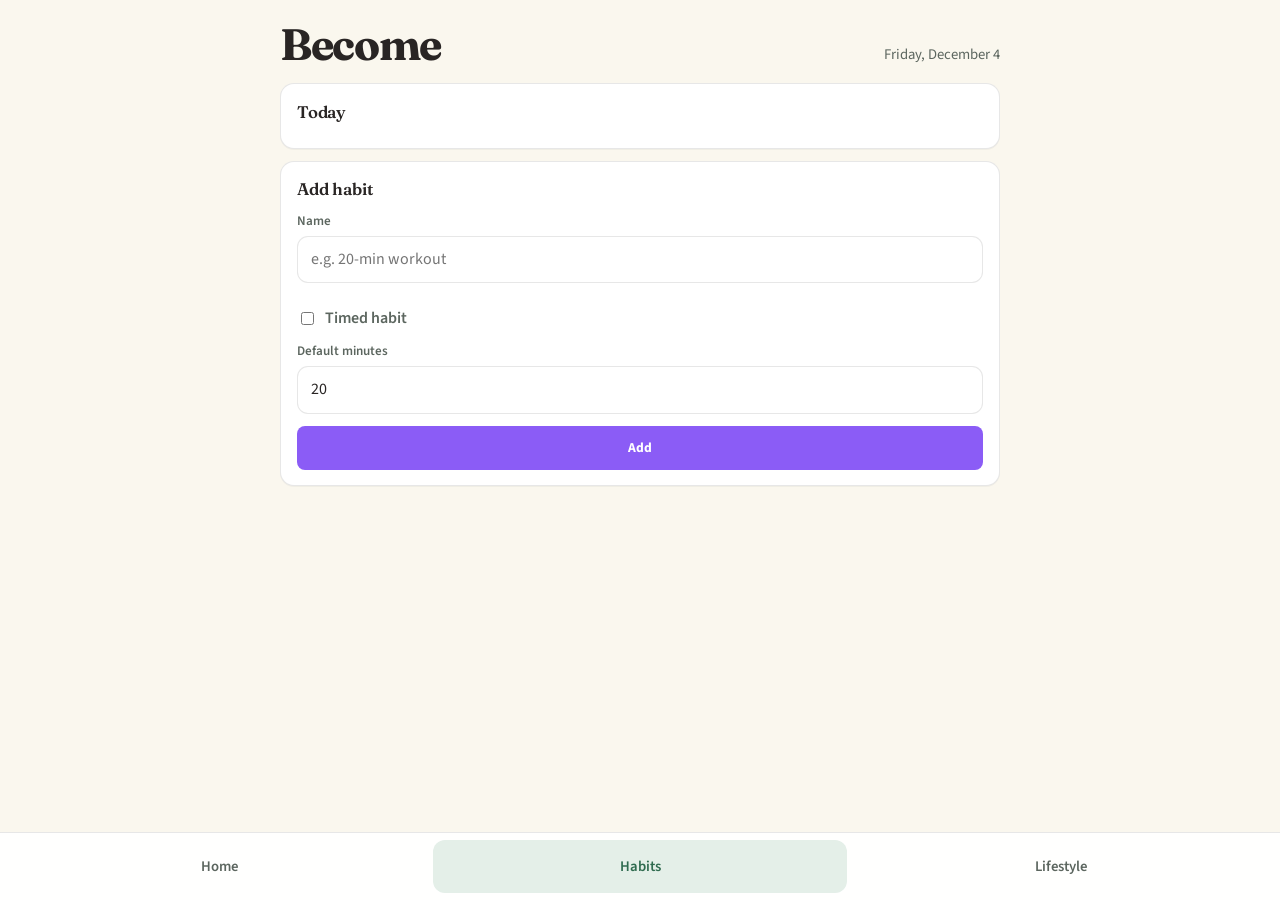
<file: habits.html>
<!DOCTYPE html>
<html lang="en">
<head>
  <meta charset="UTF-8" />
  <meta name="viewport" content="width=device-width, initial-scale=1" />
  <meta name="theme-color" content="#2f6b4f" />
  <title>Become — Habits</title>
  <link rel="manifest" href="manifest.webmanifest" />
  <link rel="preconnect" href="https://fonts.googleapis.com" />
  <link rel="preconnect" href="https://fonts.gstatic.com" crossorigin />
  <link href="https://fonts.googleapis.com/css2?family=Fraunces:opsz,wght@9..144,500;9..144,700&family=Source+Sans+3:wght@400;600&display=swap" rel="stylesheet" />
  <link rel="stylesheet" href="styles.css?v=14" />
</head>
<body>
  <div class="app" id="app"></div>
  <p id="storage-error" class="storage-error" hidden></p>
  <script src="js/dates.js"></script>
  <script src="js/storage.js"></script>
  <script src="js/shell.js"></script>
  <script src="js/habits.js"></script>
  <script src="js/habits-page.js"></script>
  <script>
    if ('serviceWorker' in navigator) {
      navigator.serviceWorker.register('sw.js').catch(function () {});
    }
  </script>
</body>
</html>
</file>
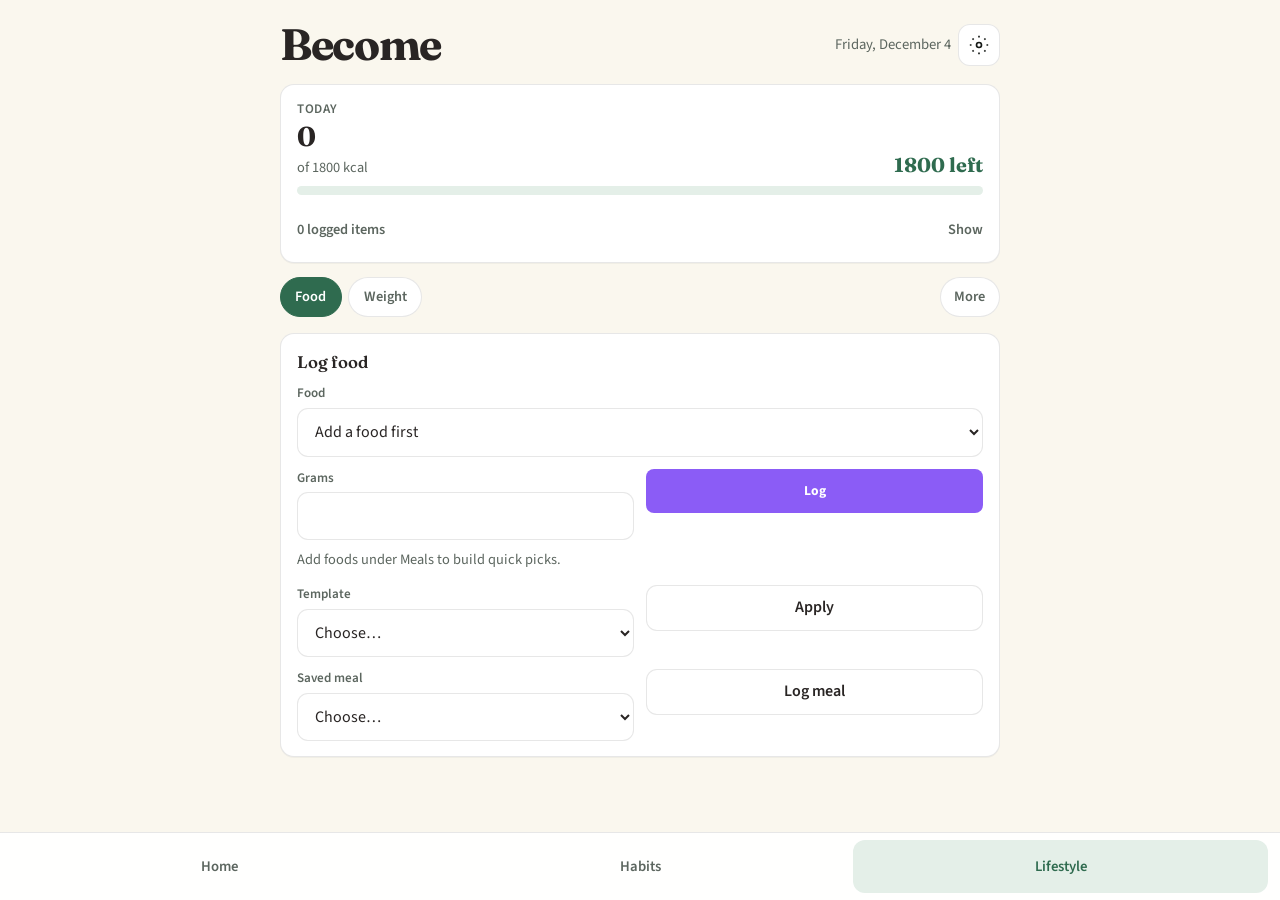
<file: lifestyle.html>
<!DOCTYPE html>
<html lang="en">
<head>
  <meta charset="UTF-8" />
  <meta name="viewport" content="width=device-width, initial-scale=1" />
  <meta name="theme-color" content="#2f6b4f" />
  <title>Become — Lifestyle</title>
  <link rel="manifest" href="manifest.webmanifest" />
  <link rel="preconnect" href="https://fonts.googleapis.com" />
  <link rel="preconnect" href="https://fonts.gstatic.com" crossorigin />
  <link href="https://fonts.googleapis.com/css2?family=Fraunces:opsz,wght@9..144,500;9..144,700&family=Source+Sans+3:wght@400;600&display=swap" rel="stylesheet" />
  <link rel="stylesheet" href="styles.css?v=14" />
</head>
<body>
  <div class="app" id="app"></div>
  <p id="storage-error" class="storage-error" hidden></p>
  <script src="js/dates.js"></script>
  <script src="js/storage.js"></script>
  <script src="js/shell.js"></script>
  <script src="js/milestones.js"></script>
  <script src="js/habits.js"></script>
  <script src="js/weight.js"></script>
  <script src="js/calories.js"></script>
  <script src="js/targets.js"></script>
  <script src="js/fasting.js"></script>
  <script src="js/events.js"></script>
  <script src="js/measurements.js"></script>
  <script src="js/summary.js"></script>
  <script src="js/calendar.js"></script>
  <script src="js/lifestyle-page.js"></script>
  <script>
    if ('serviceWorker' in navigator) {
      navigator.serviceWorker.register('sw.js').catch(function () {});
    }
  </script>
</body>
</html>
</file>
<file: styles.css>
:root {
  --bg: #f4f5f2;
  --surface: #ffffff;
  --ink: #161a17;
  --muted: #5c665f;
  --accent: #2f6b4f;
  --accent-soft: #e4efe8;
  --border: rgba(22, 26, 23, 0.1);
  --danger: #8a3b2c;
  --font-display: "Fraunces", Georgia, serif;
  --font-body: "Source Sans 3", system-ui, sans-serif;
  --radius: 14px;
  --nav-h: 68px;
  --space: 1rem;
  --shadow: 0 1px 0 rgba(22, 26, 23, 0.04);
  --safe-bottom: env(safe-area-inset-bottom, 0px);
}

*,
*::before,
*::after {
  box-sizing: border-box;
}

html {
  -webkit-text-size-adjust: 100%;
}

body {
  margin: 0;
  min-height: 100dvh;
  font-family: var(--font-body);
  color: var(--ink);
  background:
    radial-gradient(900px 420px at 0% -10%, #eef3ee 0%, transparent 55%),
    radial-gradient(700px 360px at 100% 0%, #e8ece6 0%, transparent 50%),
    var(--bg);
  padding-bottom: calc(var(--nav-h) + var(--safe-bottom) + 1.25rem);
  line-height: 1.45;
}

button,
input,
select,
textarea {
  font: inherit;
  color: inherit;
}

button {
  cursor: pointer;
}

ul {
  margin: 0;
  padding: 0;
  list-style: none;
}

p {
  margin: 0.35rem 0 0;
}

.app {
  width: min(720px, calc(100% - 1.25rem));
  margin: 0 auto;
  padding: 1rem 0 0.5rem;
}

.site-header {
  display: grid;
  grid-template-columns: 1fr auto;
  align-items: end;
  gap: 0.5rem 1rem;
  margin-bottom: 1.1rem;
}

.brand {
  margin: 0;
  font-family: var(--font-display);
  font-size: clamp(2.1rem, 9vw, 2.75rem);
  font-weight: 700;
  letter-spacing: -0.03em;
  line-height: 0.95;
}

.page-date {
  margin: 0;
  color: var(--muted);
  font-size: 0.92rem;
  text-align: right;
  align-self: center;
}

.header-actions {
  display: flex;
  align-items: center;
  gap: 0.45rem;
  justify-content: flex-end;
}

.icon-btn {
  display: grid;
  place-items: center;
  width: 42px;
  height: 42px;
  border: 1px solid var(--border);
  border-radius: 12px;
  background: var(--surface);
  color: var(--ink);
  padding: 0;
}

.icon-btn:hover,
.icon-btn:focus-visible {
  background: var(--accent-soft);
  color: var(--accent);
  outline: none;
}

.tagline {
  margin: 0.35rem 0 0;
  color: var(--muted);
  font-size: 0.98rem;
}

.bottom-nav {
  position: fixed;
  left: 0;
  right: 0;
  bottom: 0;
  min-height: calc(var(--nav-h) + var(--safe-bottom));
  display: grid;
  grid-template-columns: repeat(3, 1fr);
  gap: 0.35rem;
  background: rgba(255, 255, 255, 0.94);
  backdrop-filter: blur(10px);
  border-top: 1px solid var(--border);
  padding: 0.45rem 0.75rem calc(0.45rem + var(--safe-bottom));
  z-index: 30;
}

.bottom-nav a {
  text-align: center;
  text-decoration: none;
  color: var(--muted);
  font-weight: 600;
  font-size: 0.92rem;
  padding: 0.75rem 0.35rem;
  border-radius: 12px;
  min-height: 44px;
  display: grid;
  place-items: center;
}

.bottom-nav a.is-active {
  color: var(--accent);
  background: var(--accent-soft);
}

.storage-error {
  color: var(--danger);
  font-size: 0.9rem;
  margin: 0 0 0.75rem;
  padding: 0.65rem 0.85rem;
  background: #f8ebe8;
  border-radius: var(--radius);
}

/* Layout grids */
.dashboard-grid {
  display: grid;
  grid-template-columns: 1fr 1fr;
  gap: 0.75rem;
}

.dashboard-grid > .panel-span {
  grid-column: 1 / -1;
}

.form-grid {
  display: grid;
  grid-template-columns: 1fr 1fr;
  gap: 0.75rem;
}

.form-grid .field-span {
  grid-column: 1 / -1;
}

.stack {
  display: grid;
  gap: 0.75rem;
}

.panel {
  background: var(--surface);
  border: 1px solid var(--border);
  border-radius: var(--radius);
  padding: 0.95rem 1rem;
  box-shadow: var(--shadow);
  min-width: 0;
}

.panel h2 {
  margin: 0 0 0.45rem;
  font-family: var(--font-display);
  font-size: 1.05rem;
  font-weight: 600;
  letter-spacing: -0.01em;
}

.panel .metric {
  font-family: var(--font-display);
  font-size: clamp(1.35rem, 5.5vw, 1.7rem);
  font-weight: 700;
  letter-spacing: -0.02em;
  line-height: 1.15;
  margin: 0.15rem 0 0.35rem;
}

.panel .meta {
  color: var(--muted);
  font-size: 0.9rem;
  margin: 0;
}

.section {
  margin: 0;
}

.section > h2 {
  margin: 0 0 0.55rem;
  font-family: var(--font-display);
  font-size: 1.15rem;
  font-weight: 600;
}

.btn {
  display: inline-flex;
  align-items: center;
  justify-content: center;
  border: 1px solid var(--border);
  background: var(--surface);
  border-radius: 11px;
  padding: 0.65rem 0.95rem;
  font-weight: 600;
  min-height: 44px;
}

.btn-primary {
  background: var(--accent);
  border-color: var(--accent);
  color: #fff;
}

.btn-row {
  display: flex;
  flex-wrap: wrap;
  gap: 0.5rem;
  margin-top: 0.65rem;
}

.field {
  display: flex;
  flex-direction: column;
  gap: 0.3rem;
  margin-bottom: 0;
  min-width: 0;
}

.field label {
  font-size: 0.82rem;
  color: var(--muted);
  font-weight: 600;
}

.field input,
.field select,
.field textarea {
  border: 1px solid var(--border);
  border-radius: 11px;
  padding: 0.7rem 0.8rem;
  background: var(--surface);
  width: 100%;
  min-height: 44px;
}

.field textarea {
  min-height: 6rem;
  resize: vertical;
}

.progress {
  height: 9px;
  background: var(--accent-soft);
  border-radius: 999px;
  overflow: hidden;
  margin-top: 0.45rem;
}

.progress-fill {
  height: 100%;
  background: var(--accent);
  width: 0%;
}

/* Habits */
.habit-list {
  display: grid;
  gap: 0.55rem;
}

.habit-list li {
  display: grid;
  grid-template-columns: 1fr auto;
  gap: 0.45rem 0.55rem;
  align-items: center;
  padding: 0.7rem 0.8rem;
  border: 1px solid var(--border);
  border-radius: 12px;
  background: var(--bg);
}

.habit-list label {
  display: grid;
  grid-template-columns: auto 1fr;
  gap: 0.55rem 0.65rem;
  align-items: start;
  cursor: pointer;
}

.habit-list input[type="checkbox"] {
  width: 1.2rem;
  height: 1.2rem;
  margin-top: 0.15rem;
  accent-color: var(--accent);
}

.habit-list .habit-copy {
  display: grid;
  gap: 0.1rem;
}

.habit-list .habit-actions {
  display: flex;
  flex-wrap: wrap;
  gap: 0.35rem;
  justify-content: flex-end;
}

.habit-list .habit-actions .btn {
  padding: 0.4rem 0.65rem;
  min-height: 36px;
  font-size: 0.85rem;
}

/* Onboarding */
.onboarding-shell {
  display: grid;
  gap: 1rem;
}

.onboarding-shell .brand {
  margin-bottom: 0.15rem;
}

.onboarding .panel {
  padding: 1.1rem;
}

.onboarding .btn-primary {
  width: 100%;
  margin-top: 0.35rem;
}

/* Lifestyle long form */
.lifestyle-grid {
  display: grid;
  gap: 0.85rem;
  grid-template-columns: 1fr;
}

.log-list {
  display: grid;
  gap: 0.4rem;
  margin-top: 0.55rem;
}

.log-list li {
  display: grid;
  grid-template-columns: 1fr auto;
  gap: 0.5rem;
  align-items: center;
  padding: 0.55rem 0.65rem;
  border-radius: 10px;
  background: var(--bg);
  border: 1px solid var(--border);
  font-size: 0.94rem;
}

.calendar-toolbar {
  display: flex;
  align-items: center;
  justify-content: space-between;
  gap: 0.75rem;
  margin-bottom: 0.75rem;
}

.month-nav {
  display: grid;
  grid-template-columns: auto 1fr auto;
  align-items: center;
  gap: 0.5rem;
  width: 100%;
}

.month-label {
  margin: 0;
  font-weight: 600;
  text-align: center;
}

.calendar-weekdays,
.calendar-grid {
  display: grid;
  grid-template-columns: repeat(7, 1fr);
  gap: 0.3rem;
}

.calendar-weekdays span {
  text-align: center;
  font-size: 0.72rem;
  color: var(--muted);
  font-weight: 600;
}

.day-cell {
  aspect-ratio: 1;
  border: 1px solid var(--border);
  border-radius: 10px;
  background: var(--surface);
  display: grid;
  place-items: center;
  font-size: 0.82rem;
  padding: 0.15rem;
  min-height: 0;
}

.day-cell.is-selected {
  outline: 2px solid var(--accent);
  outline-offset: 1px;
}

.day-cell.has-log {
  background: var(--accent-soft);
}

.day-cell.has-weight:not(.has-log) {
  background: #f0f3f0;
}

.day-cell.has-weight.has-log {
  box-shadow: inset 0 0 0 1px rgba(47, 107, 79, 0.25);
}

.day-detail {
  margin-top: 0.85rem;
  padding-top: 0.75rem;
  border-top: 1px solid var(--border);
}

.day-detail-title {
  margin: 0 0 0.65rem;
  font-family: var(--font-display);
  font-size: 1.05rem;
  font-weight: 600;
}

.day-detail-grid {
  display: grid;
  grid-template-columns: 1fr 1fr;
  gap: 0.75rem;
}

.day-detail-grid .metric {
  font-size: 1.45rem;
}

.day-cell.is-fast {
  border-color: var(--accent);
}

.day-cell.is-event {
  box-shadow: inset 0 -3px 0 var(--accent);
}

.day-cell.is-empty {
  visibility: hidden;
}

.food-quick {
  margin-top: 0.9rem;
}

.food-quick-list {
  display: grid;
  grid-template-columns: 1fr 1fr;
  gap: 0.45rem;
  margin-top: 0.4rem;
}

.food-quick-chip {
  display: grid;
  gap: 0.1rem;
  text-align: left;
  border: 1px solid var(--border);
  background: var(--bg);
  border-radius: 12px;
  padding: 0.65rem 0.75rem;
  min-height: 52px;
}

.food-quick-chip:active,
.food-quick-chip:focus-visible {
  border-color: var(--accent);
  background: var(--accent-soft);
  outline: none;
}

.food-quick-name {
  font-weight: 600;
  font-size: 0.92rem;
  line-height: 1.2;
}

.food-quick-meta {
  color: var(--muted);
  font-size: 0.8rem;
}

@media (min-width: 520px) {
  .food-quick-list {
    grid-template-columns: repeat(3, 1fr);
  }
}

.btn-danger {
  background: transparent;
  border-color: var(--danger);
  color: var(--danger);
}

.log-row {
  display: grid;
  grid-template-columns: 1fr auto;
  gap: 0.45rem;
  align-items: center;
  padding: 0;
  border: 1px solid var(--border);
  border-radius: 10px;
  background: var(--bg);
  overflow: hidden;
}

.log-row-main {
  display: grid;
  gap: 0.1rem;
  text-align: left;
  border: 0;
  background: transparent;
  padding: 0.65rem 0.75rem;
  min-height: 48px;
}

.log-row .btn {
  margin-right: 0.45rem;
  min-height: 36px;
  padding: 0.35rem 0.6rem;
  font-size: 0.85rem;
}

.habit-item {
  display: grid;
  gap: 0.55rem;
  padding: 0.7rem 0.8rem;
  border: 1px solid var(--border);
  border-radius: 12px;
  background: var(--bg);
}

.habit-item-top {
  display: grid;
  grid-template-columns: 1fr auto;
  gap: 0.45rem;
  align-items: start;
}

.habit-list > .habit-item {
  padding: 0.7rem 0.8rem;
  border: 1px solid var(--border);
  background: var(--bg);
}

.habit-list > li:not(.habit-item) {
  /* legacy rows */
}

.habit-timer {
  padding-top: 0.15rem;
}

.habit-timer-display {
  margin: 0 0 0.35rem;
  font-family: var(--font-display);
  font-size: 1.75rem;
  font-weight: 700;
  letter-spacing: -0.02em;
  color: var(--accent);
}

.passage {
  font-family: var(--font-display);
  font-size: 1.05rem;
  line-height: 1.4;
  margin: 0.25rem 0 0;
}

/* Lifestyle day dashboard + tools */
.day-dash-top {
  display: grid;
  grid-template-columns: 1.2fr 1fr;
  gap: 0.75rem;
  align-items: end;
}

.day-dash-label {
  margin: 0;
  font-size: 0.82rem;
  font-weight: 600;
  color: var(--muted);
  text-transform: uppercase;
  letter-spacing: 0.04em;
}

.day-dash-side {
  text-align: right;
}

.day-dash-remain {
  margin: 0;
  font-family: var(--font-display);
  font-size: 1.25rem;
  font-weight: 700;
  color: var(--accent);
}

.day-dash-remain.is-over {
  color: var(--danger);
}

.log-toggle {
  width: 100%;
  margin-top: 0.75rem;
  display: flex;
  justify-content: space-between;
  align-items: center;
  border: 0;
  background: transparent;
  color: var(--muted);
  font-weight: 600;
  font-size: 0.9rem;
  padding: 0.45rem 0 0;
  min-height: 40px;
}

.tool-bar {
  grid-column: 1 / -1;
  display: grid;
  grid-template-columns: 1fr auto;
  gap: 0.5rem;
  align-items: start;
}

.tool-chips {
  display: flex;
  flex-wrap: nowrap;
  gap: 0.4rem;
  overflow-x: auto;
  -webkit-overflow-scrolling: touch;
  padding-bottom: 0.15rem;
  scrollbar-width: none;
}

.tool-chips::-webkit-scrollbar {
  display: none;
}

.tool-chip {
  flex: 0 0 auto;
  border: 1px solid var(--border);
  background: var(--surface);
  border-radius: 999px;
  padding: 0.55rem 0.9rem;
  font-weight: 600;
  font-size: 0.9rem;
  min-height: 40px;
  color: var(--muted);
}

.tool-chip.is-active {
  background: var(--accent);
  border-color: var(--accent);
  color: #fff;
}

.tool-more {
  position: relative;
}

.tool-more summary {
  list-style: none;
  border: 1px solid var(--border);
  background: var(--surface);
  border-radius: 999px;
  padding: 0.55rem 0.85rem;
  font-weight: 600;
  font-size: 0.9rem;
  min-height: 40px;
  display: grid;
  place-items: center;
  cursor: pointer;
  color: var(--muted);
}

.tool-more summary::-webkit-details-marker {
  display: none;
}

.tool-more-menu {
  position: absolute;
  right: 0;
  top: calc(100% + 0.35rem);
  z-index: 25;
  display: grid;
  gap: 0.35rem;
  min-width: 9rem;
  padding: 0.5rem;
  background: var(--surface);
  border: 1px solid var(--border);
  border-radius: 12px;
  box-shadow: 0 8px 24px rgba(22, 26, 23, 0.08);
}

.tool-more-menu .tool-chip {
  width: 100%;
  border-radius: 10px;
}

.simple-list {
  display: grid;
  gap: 0.4rem;
  margin-top: 0.65rem;
}

.simple-list li {
  display: flex;
  justify-content: space-between;
  align-items: center;
  gap: 0.5rem;
  padding: 0.55rem 0.65rem;
  border-radius: 10px;
  background: var(--bg);
  border: 1px solid var(--border);
  font-size: 0.92rem;
}

.check-row {
  display: flex;
  align-items: center;
  gap: 0.5rem;
  margin-top: 0.75rem;
  color: var(--muted);
  font-weight: 600;
}

.settings-sheet {
  position: fixed;
  inset: 0;
  z-index: 40;
  background: rgba(22, 26, 23, 0.35);
  display: grid;
  align-items: end;
  padding: 0;
}

.settings-sheet-inner {
  background: var(--bg);
  border-radius: 18px 18px 0 0;
  max-height: min(88dvh, 720px);
  overflow: auto;
  padding: 1rem 1rem calc(1.25rem + var(--safe-bottom));
  display: grid;
  gap: 0.75rem;
}

.settings-sheet-head {
  display: flex;
  justify-content: space-between;
  align-items: center;
}

.settings-sheet-head h2 {
  margin: 0;
  font-family: var(--font-display);
  font-size: 1.35rem;
}

@media (min-width: 640px) {
  .settings-sheet {
    align-items: center;
    justify-items: center;
    padding: 1.5rem;
  }

  .settings-sheet-inner {
    width: min(480px, 100%);
    border-radius: 18px;
    max-height: min(80dvh, 720px);
  }
}

@media (max-width: 420px) {
  .dashboard-grid {
    grid-template-columns: 1fr 1fr;
    gap: 0.65rem;
  }

  .form-grid {
    grid-template-columns: 1fr;
  }

  .habit-list li {
    grid-template-columns: 1fr;
  }

  .habit-list .habit-actions {
    justify-content: flex-start;
  }
}

@media (min-width: 640px) {
  .app {
    padding-top: 1.5rem;
  }

  .dashboard-grid {
    gap: 0.9rem;
  }

  .lifestyle-grid {
    grid-template-columns: 1fr 1fr;
  }

  .lifestyle-grid > .panel-span {
    grid-column: 1 / -1;
  }
}

@media (prefers-reduced-motion: reduce) {
  *,
  *::before,
  *::after {
    animation: none !important;
    transition: none !important;
  }
}


/* ==========================================================================
   RPG GAMIFICATION & "GAMIFY YOUR LIFE" STYLES
   ========================================================================== */

:root {
  --rpg-bg: #FAF7EE;
  --rpg-panel: #FFFFFF;
  --rpg-ink: #292524;
  --rpg-muted: #78716C;
  --rpg-border: #E7E5E4;
  --rpg-gold: #F59E0B;
  --rpg-gold-light: #FEF3C7;
  --rpg-purple: #8B5CF6;
  --rpg-purple-light: #EDE9FE;
  --rpg-green: #10B981;
  --rpg-green-light: #D1FAE5;
  --rpg-blue: #3B82F6;
  --rpg-blue-light: #DBEAFE;
  --rpg-rose: #F43F5E;
  --rpg-rose-light: #FFE4E6;
}

body {
  background: var(--rpg-bg);
  color: var(--rpg-ink);
  font-family: 'Source Sans 3', system-ui, sans-serif;
}

.rpg-header {
  background: #FFFFFF;
  border-bottom: 2px solid var(--rpg-border);
  padding: 1rem 1.25rem 0.85rem;
  box-shadow: 0 2px 8px rgba(0,0,0,0.03);
  position: sticky;
  top: 0;
  z-index: 50;
}

.rpg-brand-row {
  display: flex;
  justify-content: space-between;
  align-items: center;
  margin-bottom: 0.65rem;
}

.brand-left {
  display: flex;
  align-items: center;
  gap: 0.5rem;
}

.pixel-crown {
  font-size: 1.4rem;
}

.rpg-brand-title {
  font-family: 'Fraunces', Georgia, serif;
  font-size: 1.4rem;
  font-weight: 700;
  color: #1E1B4B;
  letter-spacing: -0.02em;
}

.rpg-tagline {
  font-size: 0.8rem;
  color: var(--rpg-muted);
  font-style: italic;
  display: none;
}

@media (min-width: 500px) {
  .rpg-tagline {
    display: inline;
  }
}

.header-level-pill {
  background: var(--rpg-purple);
  color: #FFFFFF;
  font-weight: 700;
  font-size: 0.85rem;
  padding: 0.25rem 0.75rem;
  border-radius: 999px;
  box-shadow: 0 2px 4px rgba(139, 92, 246, 0.3);
  letter-spacing: 0.05em;
}

.xp-bar-container {
  background: #F5F5F4;
  border-radius: 8px;
  padding: 0.4rem 0.6rem;
  border: 1px solid var(--rpg-border);
}

.xp-bar-labels {
  display: flex;
  justify-content: space-between;
  font-size: 0.75rem;
  font-weight: 600;
  margin-bottom: 0.25rem;
  color: var(--rpg-muted);
}

.xp-bar-track {
  background: #E7E5E4;
  height: 10px;
  border-radius: 5px;
  overflow: hidden;
}

.xp-bar-fill {
  background: linear-gradient(90deg, #F59E0B, #10B981);
  height: 100%;
  border-radius: 5px;
  transition: width 0.4s ease;
}

.eating-window-pill {
  margin-top: 0.5rem;
  font-size: 0.78rem;
  color: #065F46;
  background: #D1FAE5;
  padding: 0.25rem 0.5rem;
  border-radius: 6px;
  text-align: center;
  font-weight: 600;
}

/* Bounce Back Banner */
.bounce-back-banner {
  background: #FEF2F2;
  border: 1.5px dashed #F87171;
  border-radius: 12px;
  margin: 1rem 1rem 0.5rem;
  padding: 0.85rem 1rem;
  display: flex;
  justify-content: space-between;
  align-items: center;
  gap: 1rem;
}

.bb-text strong {
  color: #991B1B;
  display: block;
  font-size: 0.95rem;
}

.bb-text p {
  margin: 0.15rem 0 0;
  font-size: 0.82rem;
  color: #B91C1C;
}

.btn-bounce-back {
  background: #EF4444;
  color: #FFFFFF;
  border: none;
  font-weight: 700;
  font-size: 0.85rem;
  padding: 0.6rem 1rem;
  border-radius: 8px;
  white-space: nowrap;
  box-shadow: 0 2px 4px rgba(239, 68, 68, 0.3);
  transition: transform 0.1s, background 0.2s;
}

.btn-bounce-back:hover {
  background: #DC2626;
  transform: translateY(-1px);
}

/* Nav Tabs */
.rpg-nav-tabs {
  display: flex;
  background: #FFFFFF;
  border-bottom: 2px solid var(--rpg-border);
  position: sticky;
  top: 96px;
  z-index: 40;
  overflow-x: auto;
  scrollbar-width: none;
}

.rpg-nav-tabs::-webkit-scrollbar {
  display: none;
}

.nav-tab {
  flex: 1;
  min-width: 72px;
  background: none;
  border: none;
  border-bottom: 3px solid transparent;
  padding: 0.75rem 0.5rem;
  font-size: 0.85rem;
  font-weight: 600;
  color: var(--rpg-muted);
  display: flex;
  flex-direction: column;
  align-items: center;
  gap: 0.2rem;
  transition: all 0.2s ease;
}

.nav-tab .tab-icon {
  font-size: 1.15rem;
}

.nav-tab:hover {
  color: var(--rpg-ink);
  background: #F5F5F4;
}

.nav-tab.active {
  color: var(--rpg-purple);
  border-bottom-color: var(--rpg-purple);
  font-weight: 700;
  background: #FAF5FF;
}

/* View Content & Cards */
.rpg-view-content {
  padding: 1rem;
  max-width: 720px;
  margin: 0 auto;
}

.rpg-card {
  background: #FFFFFF;
  border: 1.5px solid var(--rpg-border);
  border-radius: 14px;
  padding: 1.15rem;
  margin-bottom: 1.15rem;
  box-shadow: 0 1px 3px rgba(0,0,0,0.02);
}

.card-title {
  font-family: 'Fraunces', Georgia, serif;
  font-size: 1.15rem;
  margin: 0 0 0.25rem;
  color: #1C1917;
}

.card-sub {
  font-size: 0.82rem;
  color: var(--rpg-muted);
  margin: 0 0 0.85rem;
}

.card-header-row {
  display: flex;
  justify-content: space-between;
  align-items: flex-start;
  margin-bottom: 0.85rem;
}

/* Character Card */
.character-card {
  border-color: #DDD6FE;
  background: linear-gradient(180deg, #FAF5FF 0%, #FFFFFF 35%);
}

.char-header {
  display: flex;
  align-items: center;
  gap: 1rem;
  margin-bottom: 1rem;
}

.avatar-box {
  width: 58px;
  height: 58px;
  border-radius: 12px;
  background: #EDE9FE;
  border: 2px solid #C4B5FD;
  display: flex;
  align-items: center;
  justify-content: center;
  font-size: 2rem;
}

.char-name {
  font-family: 'Fraunces', Georgia, serif;
  font-size: 1.25rem;
  margin: 0 0 0.15rem;
}

.char-rank {
  font-size: 0.85rem;
  font-weight: 600;
  color: var(--rpg-purple);
}

.forgiving-streak-note {
  font-size: 0.78rem;
  color: #059669;
  font-weight: 600;
  margin-top: 0.2rem;
}

/* Stats Grid */
.stats-grid {
  display: grid;
  grid-template-columns: repeat(auto-fit, minmax(95px, 1fr));
  gap: 0.5rem;
}

.stat-cell {
  background: #F5F5F4;
  border: 1px solid var(--rpg-border);
  border-radius: 8px;
  padding: 0.5rem;
  text-align: center;
}

.stat-name {
  display: block;
  font-size: 0.72rem;
  font-weight: 600;
  color: var(--rpg-muted);
}

.stat-val {
  display: block;
  font-size: 1.15rem;
  font-weight: 700;
  color: var(--rpg-ink);
  margin-top: 0.15rem;
}

/* Deficit Card & Gauges */
.metric-row {
  display: flex;
  justify-content: space-between;
  font-size: 0.85rem;
  margin-bottom: 0.35rem;
}

.metric-track {
  background: #F5F5F4;
  height: 12px;
  border-radius: 6px;
  overflow: hidden;
  border: 1px solid var(--rpg-border);
}

.metric-fill.gold {
  background: linear-gradient(90deg, #F59E0B, #D97706);
  height: 100%;
  border-radius: 6px;
}

.gentle-plan-callout {
  margin-top: 0.85rem;
  background: #FEF3C7;
  border: 1px solid #FDE68A;
  border-radius: 8px;
  padding: 0.6rem 0.85rem;
  font-size: 0.85rem;
  color: #92400E;
}

.safety-tag {
  background: #FEE2E2;
  color: #991B1B;
  font-size: 0.7rem;
  padding: 0.15rem 0.4rem;
  border-radius: 4px;
  font-weight: 700;
  margin-left: 0.5rem;
}

/* Macro Gauges */
.macro-gauges {
  display: grid;
  grid-template-columns: 1fr 1fr;
  gap: 0.85rem;
  margin-bottom: 1rem;
}

.macro-gauge {
  background: #FAFAFA;
  border: 1px solid var(--rpg-border);
  border-radius: 8px;
  padding: 0.65rem;
}

.gauge-title {
  font-size: 0.75rem;
  font-weight: 600;
  color: var(--rpg-muted);
  text-transform: uppercase;
}

.gauge-numbers {
  font-size: 0.95rem;
  font-weight: 600;
  margin: 0.25rem 0 0.35rem;
}

.gauge-numbers .logged {
  font-weight: 700;
  font-size: 1.15rem;
}

.gauge-bar {
  background: #E5E5E5;
  height: 8px;
  border-radius: 4px;
  overflow: hidden;
}

.gauge-fill {
  background: #10B981;
  height: 100%;
}

.gauge-fill.protein {
  background: #3B82F6;
}

.gauge-fill.over {
  background: #F59E0B;
}

.quick-hero-actions {
  display: flex;
  gap: 0.5rem;
}

.btn-action-pill {
  flex: 1;
  background: #F5F5F4;
  border: 1px solid var(--rpg-border);
  padding: 0.5rem;
  border-radius: 8px;
  font-size: 0.82rem;
  font-weight: 600;
  transition: all 0.2s;
}

.btn-action-pill:hover {
  background: #EDE9FE;
  border-color: #C4B5FD;
  color: var(--rpg-purple);
}

/* Quests & Habits */
.active-bounce-back-card {
  border-color: #FCA5A5;
  background: #FFF1F2;
}

.bb-header {
  display: flex;
  justify-content: space-between;
  align-items: center;
  margin-bottom: 0.75rem;
}

.bb-header h3 {
  margin: 0;
  font-size: 1rem;
  color: #9F1239;
}

.bb-badge {
  font-size: 0.72rem;
  background: #FFE4E6;
  color: #BE123C;
  font-weight: 700;
  padding: 0.2rem 0.5rem;
  border-radius: 4px;
}

.bb-step-item {
  display: flex;
  align-items: center;
  gap: 0.5rem;
  padding: 0.5rem 0.6rem;
  background: #FFFFFF;
  border-radius: 6px;
  margin-bottom: 0.4rem;
  font-size: 0.88rem;
  cursor: pointer;
}

.bb-step-item.done {
  text-decoration: line-through;
  opacity: 0.6;
}

.habits-checklist {
  display: flex;
  flex-direction: column;
  gap: 0.5rem;
}

.habit-quest-item {
  display: flex;
  justify-content: space-between;
  align-items: center;
  padding: 0.65rem 0.85rem;
  border: 1px solid var(--rpg-border);
  border-radius: 8px;
  background: #FFFFFF;
  transition: all 0.2s;
}

.habit-quest-item.completed {
  background: #F0FDF4;
  border-color: #BBF7D0;
}

.habit-label {
  display: flex;
  align-items: center;
  gap: 0.65rem;
  cursor: pointer;
  font-size: 0.95rem;
}

.habit-actions {
  display: flex;
  align-items: center;
  gap: 0.5rem;
}

.habit-xp-tag {
  font-size: 0.75rem;
  font-weight: 700;
  color: #059669;
  background: #D1FAE5;
  padding: 0.15rem 0.45rem;
  border-radius: 4px;
}

.btn-icon-del {
  background: none;
  border: none;
  color: #A8A29E;
  font-size: 0.85rem;
  padding: 0.2rem;
  cursor: pointer;
}

.btn-icon-del:hover {
  color: #DC2626;
}

.quest-button-group {
  display: flex;
  gap: 0.65rem;
}

.btn-quest-action {
  flex: 1;
  background: #10B981;
  color: #FFFFFF;
  border: none;
  padding: 0.75rem;
  border-radius: 8px;
  font-weight: 700;
  font-size: 0.9rem;
}

.btn-quest-action.secondary {
  background: #F3F4F6;
  color: #374151;
  border: 1px solid #D1D5DB;
}

/* Tavern & Food */
.search-input-row, .barcode-row {
  display: flex;
  gap: 0.5rem;
  margin-bottom: 0.65rem;
}

.rpg-input {
  flex: 1;
  border: 1.5px solid var(--rpg-border);
  border-radius: 8px;
  padding: 0.55rem 0.75rem;
  font-size: 0.9rem;
}

.rpg-input:focus {
  outline: none;
  border-color: var(--rpg-purple);
}

.btn-primary {
  background: var(--rpg-purple);
  color: #FFFFFF;
  border: none;
  padding: 0.55rem 1rem;
  border-radius: 8px;
  font-weight: 700;
  font-size: 0.85rem;
}

.btn-primary:hover {
  background: #7C3AED;
}

.btn-secondary {
  background: #4B5563;
  color: #FFFFFF;
  border: none;
  padding: 0.55rem 0.85rem;
  border-radius: 8px;
  font-weight: 600;
  font-size: 0.85rem;
}

.btn-outline {
  background: #FFFFFF;
  color: var(--rpg-ink);
  border: 1.5px solid var(--rpg-border);
  padding: 0.55rem 0.85rem;
  border-radius: 8px;
  font-weight: 600;
  font-size: 0.85rem;
}

.btn-sm {
  padding: 0.35rem 0.65rem;
  font-size: 0.8rem;
}

.search-results-list {
  display: flex;
  flex-direction: column;
  gap: 0.5rem;
  margin-top: 0.75rem;
}

.food-search-result-item {
  display: flex;
  justify-content: space-between;
  align-items: center;
  padding: 0.65rem;
  border: 1px solid var(--rpg-border);
  border-radius: 8px;
  background: #FAFAFA;
}

.brand-sub {
  color: var(--rpg-muted);
  font-size: 0.8rem;
  font-weight: normal;
}

.off-macro-row {
  font-size: 0.8rem;
  color: #047857;
  margin-top: 0.15rem;
}

.food-entries-list {
  display: flex;
  flex-direction: column;
  gap: 0.4rem;
}

.food-item-row {
  display: flex;
  justify-content: space-between;
  align-items: center;
  padding: 0.5rem 0.65rem;
  border-bottom: 1px solid #F5F5F4;
}

.food-item-name {
  font-weight: 600;
  font-size: 0.9rem;
}

.food-item-sub {
  font-size: 0.78rem;
  color: var(--rpg-muted);
  margin-left: 0.4rem;
}

.food-item-cal strong {
  color: #D97706;
}

/* Fasting Suite */
.fasting-checklist {
  background: #F0FDF4;
  border: 1px solid #BBF7D0;
  border-radius: 8px;
  padding: 0.75rem;
  margin-bottom: 0.85rem;
  display: flex;
  flex-direction: column;
  gap: 0.35rem;
  font-size: 0.85rem;
}

.fasting-checklist h4 {
  margin: 0 0 0.35rem;
  font-size: 0.9rem;
  color: #166534;
}

.fasting-button-row {
  display: flex;
  gap: 0.5rem;
  margin-bottom: 0.85rem;
}

.refeeding-guide {
  font-size: 0.82rem;
  background: #F5F5F4;
  padding: 0.65rem;
  border-radius: 8px;
  color: var(--rpg-muted);
}

/* Sanctuary & Urge Timer */
.urge-timer-display {
  font-size: 2.75rem;
  font-family: 'Fraunces', Georgia, serif;
  font-weight: 700;
  text-align: center;
  color: var(--rpg-purple);
  margin: 0.5rem 0;
}

.swap-ideas {
  background: #F5F3FF;
  border: 1px solid #DDD6FE;
  border-radius: 8px;
  padding: 0.65rem;
  font-size: 0.85rem;
  color: #5B21B6;
}

/* Thought Records */
.thought-records-list {
  display: flex;
  flex-direction: column;
  gap: 0.65rem;
}

.thought-record-pair {
  display: grid;
  grid-template-columns: 1fr 1fr;
  gap: 0.65rem;
  border: 1px solid var(--rpg-border);
  border-radius: 8px;
  overflow: hidden;
}

.thought-col {
  padding: 0.75rem;
}

.thought-col.tempting {
  background: #FEF2F2;
  border-right: 1px solid #FECACA;
}

.thought-col.truth {
  background: #ECFDF5;
}

.thought-tag {
  font-size: 0.7rem;
  font-weight: 700;
  text-transform: uppercase;
  display: block;
  margin-bottom: 0.25rem;
}

.thought-col.tempting .thought-tag {
  color: #B91C1C;
}

.thought-col.truth .thought-tag {
  color: #047857;
}

.thought-col p {
  margin: 0;
  font-size: 0.88rem;
  font-style: italic;
}

/* Why Wall */
.why-wall-grid {
  display: grid;
  grid-template-columns: repeat(auto-fill, minmax(180px, 1fr));
  gap: 0.65rem;
}

.why-card-item {
  background: #FEF3C7;
  border: 1px solid #FDE68A;
  border-radius: 8px;
  padding: 0.75rem;
  position: relative;
}

.why-icon {
  font-size: 1.25rem;
}

.why-text {
  font-size: 0.85rem;
  font-weight: 600;
  color: #92400E;
  margin: 0.35rem 0 0;
}

.why-card-item .btn-icon-del {
  position: absolute;
  top: 0.35rem;
  right: 0.35rem;
}

/* Reflection */
.reflection-input-row {
  display: flex;
  gap: 0.5rem;
}

/* Cloud Tab */
.sync-status-box {
  background: #FAFAFA;
  border: 1px solid var(--rpg-border);
  border-radius: 8px;
  padding: 0.75rem;
  margin-bottom: 0.85rem;
}

.sync-row {
  display: flex;
  justify-content: space-between;
  align-items: center;
  font-size: 0.85rem;
  margin-bottom: 0.35rem;
}

.status-badge.online {
  color: #059669;
  font-weight: 700;
}

.status-badge.offline {
  color: #D97706;
  font-weight: 700;
}

.btn-google {
  width: 100%;
}

.linked-success-banner {
  background: #ECFDF5;
  border: 1px solid #A7F3D0;
  color: #065F46;
  padding: 0.65rem;
  border-radius: 8px;
  font-size: 0.85rem;
  text-align: center;
  font-weight: 600;
}

.settings-form-row {
  display: flex;
  flex-direction: column;
  gap: 0.25rem;
  margin-bottom: 0.75rem;
  font-size: 0.85rem;
  font-weight: 600;
}

.time-inputs-pair {
  display: flex;
  align-items: center;
  gap: 0.5rem;
}

.safety-warning {
  background: #FEF2F2;
  border: 1px solid #FECACA;
  color: #991B1B;
  border-radius: 8px;
  padding: 0.65rem;
  font-size: 0.82rem;
  margin-bottom: 0.75rem;
}

.backup-buttons {
  display: flex;
  gap: 0.5rem;
}

/* Toast */
.rpg-toast {
  position: fixed;
  bottom: 1.5rem;
  left: 50%;
  transform: translateX(-50%) translateY(100px);
  background: #1E1B4B;
  color: #FFFFFF;
  padding: 0.75rem 1.25rem;
  border-radius: 999px;
  box-shadow: 0 4px 16px rgba(0,0,0,0.25);
  display: flex;
  align-items: center;
  gap: 0.6rem;
  font-size: 0.88rem;
  font-weight: 600;
  z-index: 9999;
  opacity: 0;
  transition: all 0.3s cubic-bezier(0.16, 1, 0.3, 1);
  pointer-events: none;
}

.rpg-toast.visible {
  transform: translateX(-50%) translateY(0);
  opacity: 1;
}

.empty-hint {
  font-size: 0.85rem;
  color: var(--rpg-muted);
  font-style: italic;
  padding: 0.5rem 0;
}
</file>
